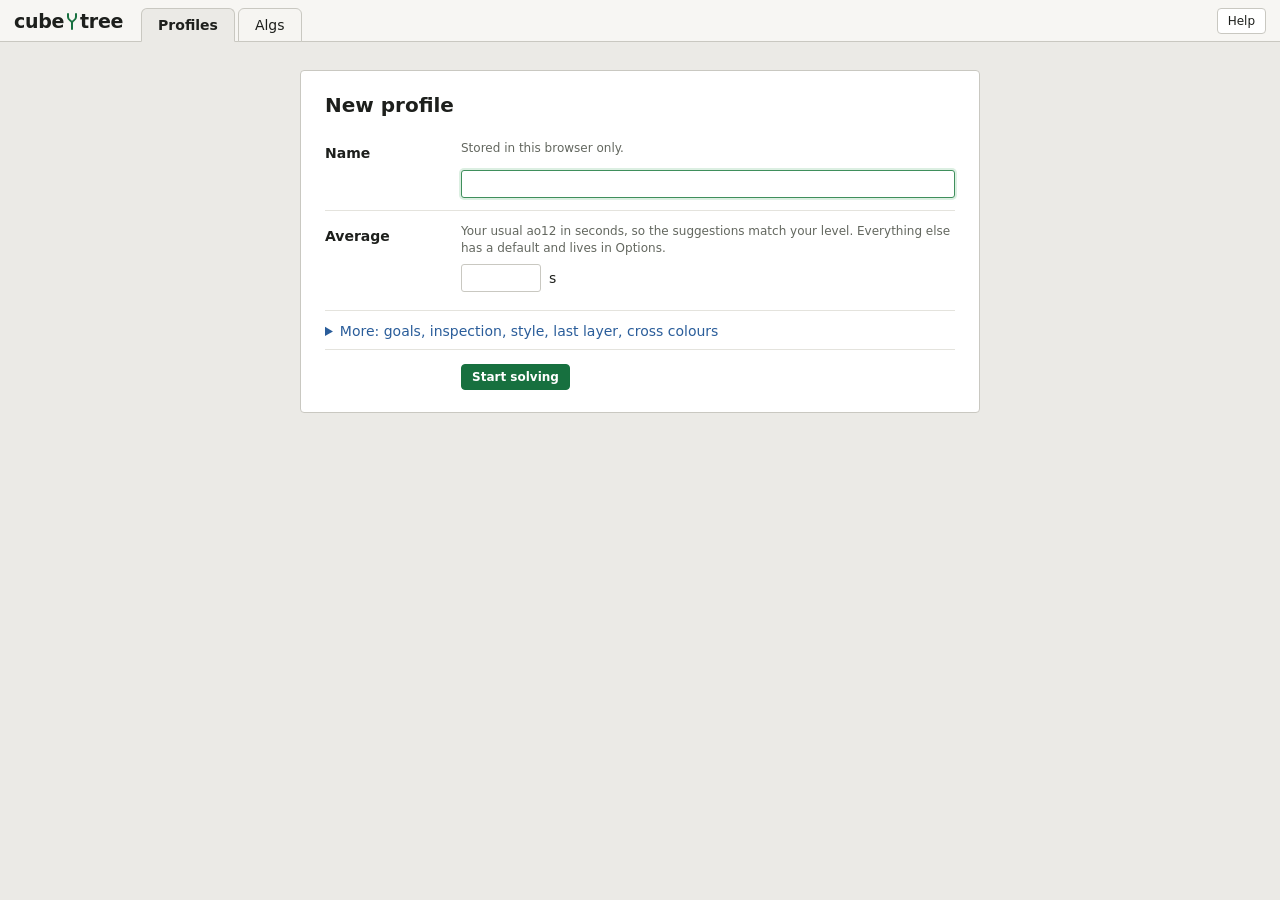
<file: cube_tree_website/index.html>
<!DOCTYPE html>
<html lang="en">

<head>
    <meta charset="UTF-8">
    <meta name="viewport" content="width=device-width, initial-scale=1.0">
    <title>cubetree</title>
    <link rel="stylesheet" href="styles.css?v=57">
    <script src="js/profile.js?v=57"></script>
</head>

<body>
    <header class="header">
        <span class="logo">cube<svg class="fork" viewBox="0 0 12 17" aria-hidden="true"><path d="M6 16V10M6 10C6 7 2 8 2 4V1M6 10C6 7 10 8 10 4V1" fill="none" stroke="currentColor" stroke-width="2" stroke-linecap="round"/></svg>tree</span>
        <nav class="tabs" aria-label="pages">
            <a class="tab" href="index.html?profiles" aria-current="page">Profiles</a>
            <a class="tab" href="algs.html">Algs</a>
        </nav>
        <div class="userbar">
            <button type="button" class="btn" id="info-btn">Help</button>
        </div>
    </header>

    <main class="onboard-wrap">
        <section class="popup onboard" id="onboard" aria-live="polite">
            <div class="popup-head"><h2 id="onboard-title">New profile</h2></div>
            <div class="screen" id="screen"></div>
            <div class="nav" id="onboard-nav" hidden>
                <button type="button" class="btn" id="onboard-back">&lsaquo; Profiles</button>
                <button type="button" class="btn primary" id="onboard-next">Next &rsaquo;</button>
            </div>
        </section>
    </main>

    <script src="js/captions.js?v=57"></script>
    <script src="js/skill-levels.js?v=57"></script>
    <script src="js/facelet-cube.js?v=57"></script>
    <script src="js/random-state-scramble.js?v=57"></script>
    <script src="js/pro-steps.js?v=57"></script>
    <script src="js/script.js?v=57"></script>
    <script src="js/onboarding.js?v=57"></script>
</body>

</html>
</file>
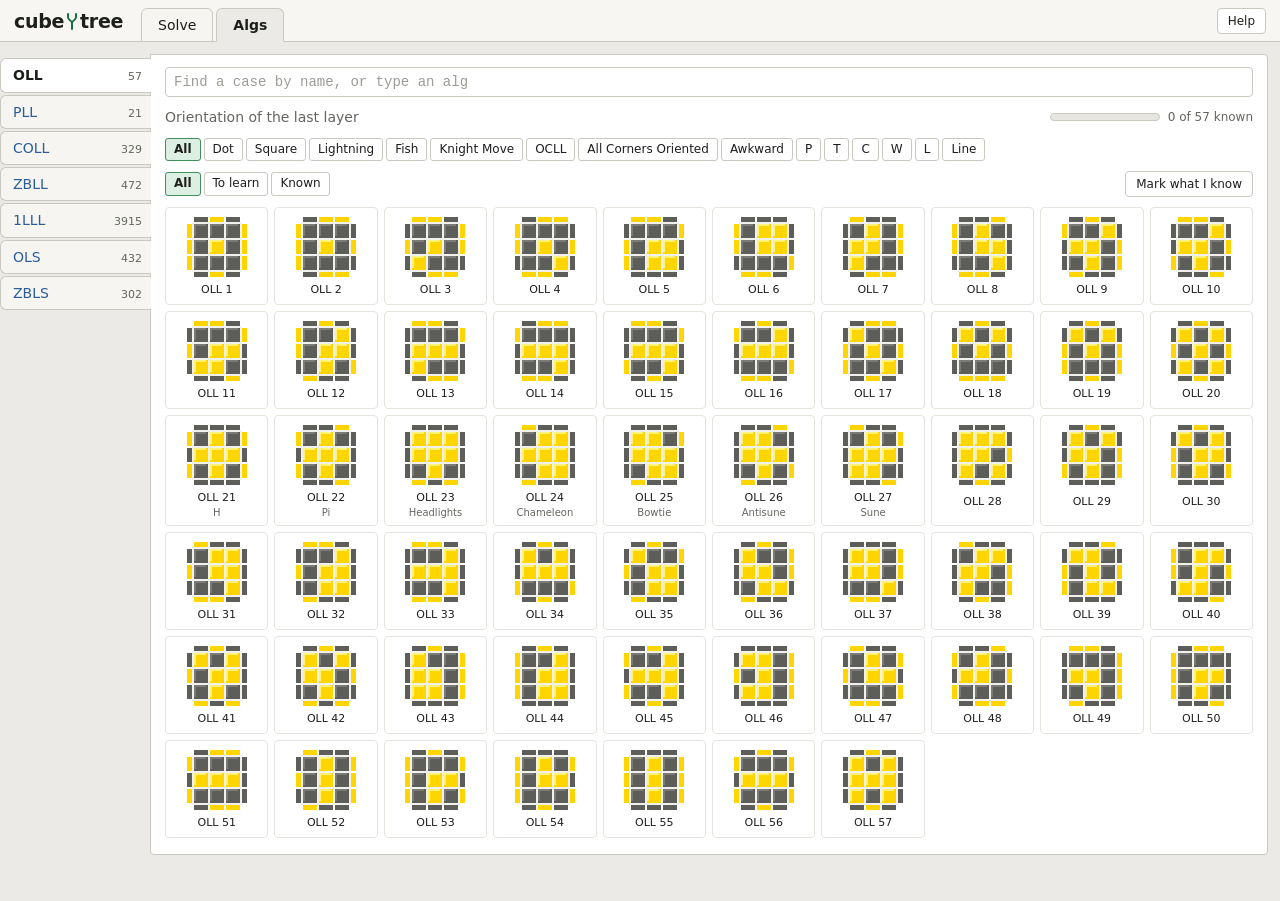
<file: cube_tree_website/algs.html>
<!DOCTYPE html>
<html lang="en">

<head>
    <meta charset="UTF-8">
    <meta name="viewport" content="width=device-width, initial-scale=1.0">
    <title>cubetree · Algs</title>
    <link rel="stylesheet" href="styles.css?v=57">
    <script src="js/profile.js?v=57"></script>
</head>

<body>
    <header class="header">
        <a class="logo" href="solver.html">cube<svg class="fork" viewBox="0 0 12 17" aria-hidden="true"><path d="M6 16V10M6 10C6 7 2 8 2 4V1M6 10C6 7 10 8 10 4V1" fill="none" stroke="currentColor" stroke-width="2" stroke-linecap="round"/></svg>tree</a>
        <nav class="tabs" aria-label="pages">
            <a class="tab" href="solver.html">Solve</a>
            <a class="tab" href="algs.html" aria-current="page">Algs</a>
        </nav>
        <div class="userbar">
            <button type="button" class="btn" id="info-btn">Help</button>
            <a class="profile-chip" id="profile-chip" href="index.html?profiles" title="Switch profile">
                <span class="initial" aria-hidden="true"></span><span id="profile-name"></span>
            </a>
        </div>
    </header>

    <main class="algs-main">
        <nav class="set-menu" aria-label="alg sets">
            <ul class="set-list" id="set-tabs" role="tablist" aria-label="alg set"></ul>
        </nav>

        <section class="set-window" aria-labelledby="set-name">
            <div class="set-head">
                <h2 id="set-name" class="sr-only">OLL</h2>
                <div class="algs-search" id="algs-search">
                <div class="search-shadow" id="search-shadow" aria-hidden="true"></div>
                <input type="text" id="alg-search" spellcheck="false" autocomplete="off" autocapitalize="off" autocorrect="off"
                    aria-label="search cases by name, or type moves" aria-describedby="search-note" aria-autocomplete="inline">
                </div>
            </div>
            <div class="search-note" id="search-note" role="status" aria-live="polite"></div>
            <div class="set-bar" id="set-bar">
                <p class="set-title" id="set-title"></p>
                <div class="progress" id="progress" aria-live="polite"></div>
            </div>
            <div class="slot-bar" id="group-chips" role="group" aria-label="subsets"></div>
            <div class="slot-bar sub" id="group-chips-2" role="group" aria-label="pair placement" hidden></div>
            <p class="subset-note" id="subset-note"></p>
            <div class="grid-tools" id="grid-tools">
                <div class="seg" role="group" aria-label="show">
                    <button type="button" class="chip" data-show="all" aria-pressed="true">All</button>
                    <button type="button" class="chip" data-show="learn" aria-pressed="false">To learn</button>
                    <button type="button" class="chip" data-show="known" aria-pressed="false">Known</button>
                </div>
                <button type="button" class="btn learn-btn" id="learn-mode" aria-pressed="false">Mark what I know</button>
            </div>
            <p class="learn-hint" id="learn-hint" hidden></p>
            <section class="case-grid" id="case-grid" aria-label="cases"></section>
            <section class="match-list" id="match-list" aria-label="matching algs" hidden></section>
        </section>
    </main>

    <div class="case-card" id="case-card" role="tooltip" hidden></div>

    <dialog class="popup case-dialog" id="case-dialog" aria-labelledby="case-title">
        <div class="popup-head"><h2 id="case-title"></h2><button type="button" class="close-x" id="case-close" aria-label="close">&times;</button></div>
        <div class="case-body">
            <div class="case-view">
                <div class="cube-stage case-stage" id="case-stage">
                    <canvas id="case-cube" role="img" aria-label="the case on the cube"></canvas>
                </div>
                <div class="playback">
                    <button type="button" class="btn" id="case-reset" aria-label="back to the case" title="Back to the case">&laquo;</button>
                    <button type="button" class="btn" id="case-back" aria-label="one move back" title="Back one move">&lsaquo; Back</button>
                    <button type="button" class="btn play" id="case-play" aria-label="play" title="Play">Play</button>
                    <button type="button" class="btn" id="case-fwd" aria-label="one move forward" title="Forward one move">Next &rsaquo;</button>
                </div>
                <button type="button" class="btn known-btn" id="case-known" aria-pressed="false">I know this case</button>
            </div>
            <div class="case-algs">
                <p class="case-sub" id="case-sub"></p>
                <div class="alg-list-head" aria-hidden="true"><span>#</span><span>Alg</span><span>STM</span></div>
                <ol class="alg-list" id="alg-list"></ol>
            </div>
        </div>
    </dialog>

    <script src="js/captions.js?v=57"></script>
    <script src="js/pro-steps.js?v=57"></script>
    <script src="js/script.js?v=57"></script>
    <script src="js/facelet-cube.js?v=57"></script>
    <script src="js/pixel-cube.js?v=57"></script>
    <script src="js/alg-sets.js?v=57"></script>
    <script src="js/last-layer.js?v=57"></script>
    <script src="js/case-diagram.js?v=57"></script>
    <script src="js/algs-ui.js?v=57"></script>
</body>

</html>
</file>
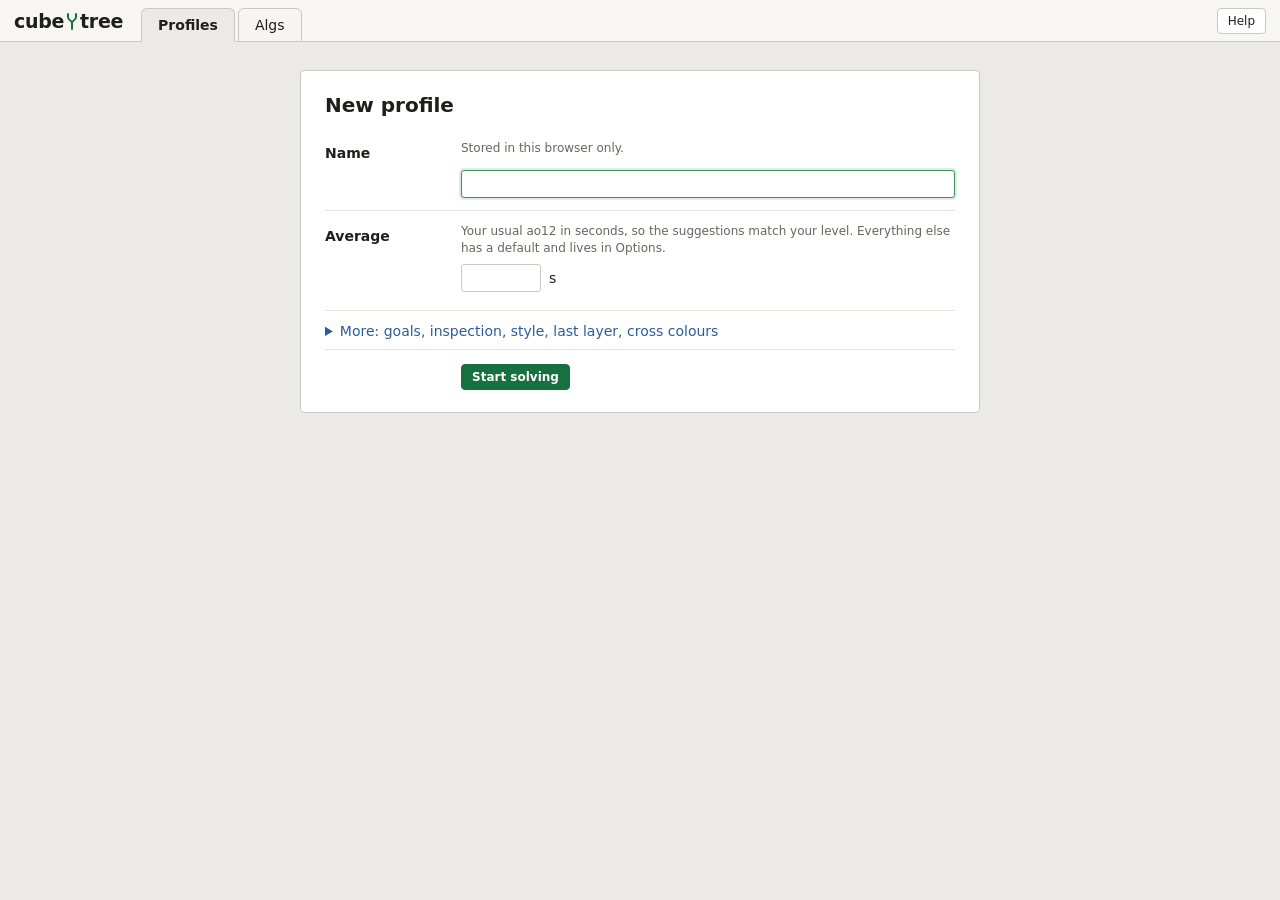
<file: cube_tree_website/solver.html>
<!DOCTYPE html>
<html lang="en">

<head>
    <meta charset="UTF-8">
    <meta name="viewport" content="width=device-width, initial-scale=1.0">
    <title>cubetree</title>
    <link rel="stylesheet" href="styles.css?v=57">
    <script src="js/profile.js?v=57"></script>
    <script>
        (function () {
            var p = cubeProfiles && cubeProfiles.active();
            if (!p || !p.onboarded) location.replace('index.html');
        })();
    </script>
</head>

<body>
    <header class="header">
        <a class="logo" href="solver.html">cube<svg class="fork" viewBox="0 0 12 17" aria-hidden="true"><path d="M6 16V10M6 10C6 7 2 8 2 4V1M6 10C6 7 10 8 10 4V1" fill="none" stroke="currentColor" stroke-width="2" stroke-linecap="round"/></svg>tree</a>
        <nav class="tabs" aria-label="pages">
            <a class="tab" href="solver.html" aria-current="page">Solve</a>
            <a class="tab" href="algs.html">Algs</a>
        </nav>
        <div class="userbar">
            <button type="button" class="btn" id="info-btn">Help</button>
            <a class="profile-chip" id="profile-chip" href="index.html?profiles" title="Switch profile">
                <span class="initial" aria-hidden="true"></span><span id="profile-name"></span>
            </a>
            <button type="button" class="btn" id="settings-btn">Options</button>
        </div>
    </header>

    <main class="solve-page">
        <section class="scramble-panel" aria-label="scramble">
            <div class="panel-head">
                <h2>Scramble <span class="count" id="scramble-pos">1/1</span></h2>
                <span class="scramble-status" id="scramble-status"></span>
                <div class="scramble-nav">
                    <input type="hidden" id="current-scramble-num" value="1">
                    <button type="button" class="btn tiny" id="scramble-prev" aria-label="previous scramble" title="Previous scramble">&lsaquo;</button>
                    <button type="button" class="btn tiny" id="scramble-next" aria-label="next scramble" title="Next scramble">&rsaquo;</button>
                    <button type="button" class="btn tiny" id="new-scramble-btn" title="New random scramble">New</button>
                    <button type="button" class="btn tiny" id="scramble-edit-btn" aria-expanded="false" aria-controls="scramble-edit">Edit list</button>
                </div>
            </div>
            <div id="scramble-display" class="scramble-text">loading…</div>
            <div class="scramble-edit" id="scramble-edit" hidden>
                <textarea class="textarea" id="scramble-input" rows="4" placeholder="One scramble per line" aria-label="scrambles, one per line"></textarea>
                <div class="row">
                    <button type="button" class="btn" id="generate-scrambles">Generate</button>
                    <input class="input" type="number" id="scramble-count" value="1" min="1" max="50" style="width:64px" aria-label="number of scrambles to generate">
                    <span class="hint">random-state</span>
                    <button type="button" class="btn primary" id="apply-scrambles">Use these</button>
                </div>
            </div>
        </section>

        <section class="cube-box cube-panel" aria-label="cube">
            <div class="cube-stage" id="cube-stage">
                <canvas id="cube-canvas" aria-label="the cube at the playback position" role="img"></canvas>
                <span class="stage-step" id="cube-step"></span>
                <div class="zoom" role="group" aria-label="zoom">
                    <button type="button" class="btn tiny" id="zoom-in" aria-label="zoom in" title="Zoom in">+</button>
                    <button type="button" class="btn tiny" id="zoom-out" aria-label="zoom out" title="Zoom out">&minus;</button>
                </div>
                <span class="stage-note" id="stage-note"></span>
            </div>
            <div class="stages">
                <div class="gauge" id="gauge" role="img" aria-label="stages solved at this point">
                    <i data-stage="cross" title="Cross"></i><i data-stage="p1" title="First pair"></i><i data-stage="p2" title="Second pair"></i><i data-stage="p3" title="Third pair"></i><i data-stage="p4" title="Last pair"></i><i data-stage="oll" title="Last layer oriented"></i><i data-stage="pll" title="Solved"></i>
                </div>
                <div class="gauge-labels" aria-hidden="true"><span>Cross</span><span>1</span><span>2</span><span>3</span><span>4</span><span>OLL</span><span>PLL</span></div>
            </div>
            <div class="playback">
                <input type="range" class="scrub" id="scrub" min="0" max="0" value="0" step="1" aria-label="playback position">
                <button type="button" class="btn" id="pb-start" aria-label="to the start" title="Start (scrambled)">&laquo;</button>
                <button type="button" class="btn" id="pb-back" aria-label="one move back" title="Back one move">&lsaquo;</button>
                <button type="button" class="btn play" id="pb-play" aria-label="play" title="Play">Play</button>
                <button type="button" class="btn" id="pb-fwd" aria-label="one move forward" title="Forward one move">&rsaquo;</button>
                <button type="button" class="btn" id="pb-end" aria-label="to the end" title="End">&raquo;</button>
            </div>
        </section>

        <div class="work">

            <section class="suggestions" id="suggestions" aria-label="suggestions" aria-live="polite">
                <div class="panel-head">
                    <h2 id="suggest-title"></h2>
                    <p class="suggest-note" id="suggest-note"></p>
                    <div class="suggest-actions" id="suggest-actions"></div>
                </div>
                <div class="picks" id="picks"></div>
            </section>

            <section class="solution-panel" aria-label="solution">
                <div class="panel-head">
                    <h2>Solution</h2>
                    <span class="move-count" id="move-count" title="slice turn metric / execution turn metric (inspection not counted)"></span>
                </div>
                <div class="editor" id="editor">
                    <div class="editor-gutter" id="editor-gutter" aria-hidden="true"></div>
                    <div class="editor-sizer" id="editor-sizer" aria-hidden="true"></div>
                    <div class="editor-shadow" id="editor-shadow" aria-hidden="true"></div>
                    <textarea id="solution-input" spellcheck="false" autocomplete="off" autocapitalize="off" autocorrect="off"
                        aria-label="solution: one step per line" aria-describedby="search-status" aria-autocomplete="inline"></textarea>
                </div>
                <div class="status-line" id="search-status" role="status" aria-live="polite"></div>
                <div class="editor-foot">
                    <p class="key-legend" id="key-legend" aria-hidden="true"></p>
                    <div class="editor-actions">
                        <button type="button" class="btn" id="undo-btn" disabled>Undo</button>
                        <button type="button" class="btn" id="copy-btn" title="Copy this scramble and its solution" disabled>Copy</button>
                        <button type="button" class="btn" id="copy-all-btn" title="Copy every scramble with its solution" disabled>Copy all</button>
                        <button type="button" class="btn" id="critique-btn">Critique</button>
                    </div>
                </div>
            </section>
        </div>
    </main>

    <dialog class="popup drawer" id="settings" aria-label="options">
        <div class="popup-head"><h2>Options</h2><button type="button" class="close-x" id="settings-close" aria-label="close">&times;</button></div>
        <div class="popup-tabs" role="tablist" aria-label="options">
            <button type="button" role="tab" data-tab="display" aria-selected="true">Display</button>
            <button type="button" role="tab" data-tab="steps" aria-selected="false">Steps</button>
            <button type="button" role="tab" data-tab="ll" aria-selected="false">Last layer</button>
            <button type="button" role="tab" data-tab="search" aria-selected="false">Search</button>
        </div>
        <div class="drawer-body">
            <div class="tab-page" data-page="display">
                <label class="field"><span class="name">Theme</span>
                    <select class="select" data-seg id="theme-select" aria-label="theme">
                        <option value="light">Light</option>
                        <option value="dark">Dark</option>
                    </select>
                </label>
                <label class="field"><span class="name">Cube</span>
                    <select class="select" data-seg id="pixel-res" aria-label="cube rendering">
                        <option value="smooth">Smooth</option>
                        <option value="fine" data-short="Pixel">Pixel art</option>
                        <option value="chunky" data-short="Big pixels">Pixel art, big pixels</option>
                    </select>
                </label>
                <label class="field"><span class="name">Animation</span>
                    <select class="select" data-seg id="anim-speed" aria-label="animation speed">
                        <option value="0.5">Slow</option>
                        <option value="1">Normal</option>
                        <option value="2">Fast</option>
                        <option value="0" data-short="Off">Off (jump straight there)</option>
                    </select>
                </label>
                <label class="check opt"><input type="checkbox" id="back-faces"><span class="name">Show hidden faces</span><span class="desc">Back, left and bottom stickers drawn beside the cube.</span></label>
            </div>

            <div class="tab-page" data-page="steps" hidden>
                <label class="check opt" title="later steps that solve two or more pairs at once"><input type="checkbox" id="multislot"><span class="name">Multislot</span><span class="desc">Steps that solve two or more pairs at once.</span></label>
                <label class="check opt"><input type="checkbox" id="wide-moves"><span class="name">Wide moves</span><span class="desc">Allow r, l, u, d, f and b.</span></label>
                <label class="check opt"><input type="checkbox" id="hide-unorthodox"><span class="name">No R2/L2 detours</span><span class="desc">Skip pair solutions that take R or L a half turn from where they started, like R U R U' R' or R' U R'.</span></label>
                <label class="check opt" id="simple-pseudo-wrap" hidden><input type="checkbox" id="simple-pseudo"><span class="name">Simple pseudo only</span><span class="desc">Once a pair's in the wrong slot, only suggest steps that fix it.</span></label>
                <label class="check opt"><input type="checkbox" id="pair-planning"><span class="name">Plan ahead for EO and back slots</span><span class="desc">Prefer steps that keep edges oriented and get the back slots done early. Off, each step is judged on its own.</span></label>
                <label class="field"><span class="name">Look-ahead</span>
                    <span class="desc">Rank each step together with the best step(s) after it.</span>
                    <select class="select" data-seg id="lookahead-depth" aria-label="look-ahead">
                        <option value="1" selected>Off</option>
                        <option value="2" data-short="1 step">The next step</option>
                        <option value="3" data-short="2 steps">The next two steps (slow)</option>
                    </select>
                </label>
            </div>

            <div class="tab-page" data-page="ll" hidden>
                <label class="field"><span class="name">Method</span>
                    <select class="select" data-seg id="ll-method" aria-label="last layer method">
                        <option value="oll" data-short="OLL + PLL">OLL, then PLL</option>
                        <option value="coll" data-short="COLL">COLL (OLL with the corners), then EPLL</option>
                        <option value="zbll" data-short="ZBLL">ZBLL when the edges are oriented, else OLL + PLL</option>
                        <option value="1lll" data-short="1LLL">1LLL: the whole layer in one alg</option>
                    </select>
                </label>
                <label class="check opt"><input type="checkbox" id="hide-awkward-algs"><span class="name">Hide awkward algs</span><span class="desc">B, S, E or wide u/d/f/b moves, double rotations, or slow for the length. Kept if it's the one most people use.</span></label>
                <h3 class="sub-head">Last slot</h3>
                <p class="hint" data-caption="settings.ls.intro"></p>
                <label class="check opt"><input type="checkbox" id="ls-zbls"><span class="name">ZBLS</span><span class="desc">Any last pair, edges oriented for ZBLL.</span></label>
                <label class="check opt"><input type="checkbox" id="ls-wv"><span class="name">WV <span class="acr">winter variation</span></span><span class="desc">Connected pair, <span class="moves">R U' R'</span> insert, EO done: orients the corners.</span></label>
                <label class="check opt"><input type="checkbox" id="ls-sv"><span class="name">SV <span class="acr">summer variation</span></span><span class="desc">Split pair, <span class="moves">R U R'</span> insert, EO done: orients the corners.</span></label>
                <label class="check opt"><input type="checkbox" id="ls-vls"><span class="name">VLS</span><span class="desc">WV with any EO: orients edges and corners.</span></label>
                <label class="check opt"><input type="checkbox" id="ls-hls"><span class="name">HLS</span><span class="desc">SV with any EO: orients edges and corners.</span></label>
                <label class="check opt"><input type="checkbox" id="ls-ols"><span class="name">Full OLS</span><span class="desc">Any pair, any EO: orients the whole layer. 8,054 cases.</span></label>
                <p class="hint" data-caption="settings.ls.rule"></p>
            </div>

            <div class="tab-page" data-page="search" id="search-group" hidden>
                <div class="field"><span class="name">Cross colours</span>
                    <div class="row" id="colors-group" role="group" aria-label="cross colours">
                        <label class="check"><input type="checkbox" value="white"> White</label>
                        <label class="check"><input type="checkbox" value="yellow"> Yellow</label>
                        <label class="check"><input type="checkbox" value="green"> Green</label>
                        <label class="check"><input type="checkbox" value="blue"> Blue</label>
                        <label class="check"><input type="checkbox" value="red"> Red</label>
                        <label class="check"><input type="checkbox" value="orange"> Orange</label>
                    </div>
                </div>
                <div class="field"><span class="name">First step can also be</span>
                    <div class="row" id="advanced-group" role="group" aria-label="first steps">
                        <label class="check"><input type="checkbox" value="xcross"> XCross</label>
                        <label class="check"><input type="checkbox" value="xxcross"> XXCross</label>
                        <label class="check"><input type="checkbox" value="xxxcross"> XXXCross</label>
                        <label class="check" title="pairs solved into the wrong slot, fixed later"><input type="checkbox" value="full_pseudo"> Pseudo F2L</label>
                    </div>
                </div>
                <details>
                    <summary>Search limits per step type</summary>
                    <p class="hint">Leave a box empty to keep the built-in limit, which depends on how many pairs are already solved.</p>
                    <table class="limits-table">
                        <thead><tr><th>Step</th><th>Solutions</th><th>Moves</th><th>Pseudo solutions</th><th>Pseudo moves</th></tr></thead>
                        <tbody id="limits-body"></tbody>
                    </table>
                </details>
                <div class="row">
                    <button type="button" class="btn primary" id="apply-search">Apply and search again</button>
                </div>
            </div>
        </div>
    </dialog>

    <script src="js/captions.js?v=57"></script>
    <script src="js/segmented.js?v=57"></script>
    <script src="js/skill-levels.js?v=57"></script>
    <script src="js/pro-steps.js?v=57"></script>
    <script src="js/script.js?v=57"></script>
    <script src="js/facelet-cube.js?v=57"></script>
    <script src="js/random-state-scramble.js?v=57"></script>
    <script src="js/facelet-flags.js?v=57"></script>
    <script src="js/cross-optimization.js?v=57"></script>
    <script src="js/spelling-search.js?v=57"></script>
    <script src="crossSolver/solver-helper.js?v=57"></script>
    <script src="pseudoCrossSolver/solver-helper.js?v=57"></script>
    <script src="js/search-scheduler.js?v=57"></script>
    <script src="js/solver-bridge.js?v=57"></script>
    <script src="js/alg-sets.js?v=57"></script>
    <script src="js/last-layer.js?v=57"></script>
    <script src="js/pixel-cube.js?v=57"></script>
    <script src="js/solve-editor.js?v=57"></script>
    <script src="js/suggest.js?v=57"></script>
    <script src="js/critique.js?v=57"></script>
    <script src="js/solver-ui.js?v=57"></script>
</body>

</html>
</file>
<file: cube_tree_website/styles.css>
/* cube⑂tree */

:root,
:root[data-theme="light"] {
    --bg: #ebeae6;
    --header: #f7f6f3;
    --panel: #ffffff;
    --panel-2: #f6f5f2;
    --ink: #1d1f1c;
    --dim: #63675f;
    --faint: #9a9d95;
    --line: #c9c8c1;
    --line-2: #e4e3dd;
    --head: #1d1f1c;
    --link: #2a5d9a;
    --accent: #17703f;
    --accent-ink: #ffffff;
    --on: #dcefe2;
    --on-line: #3f8f5c;
    --hover: #f0f5f1;
    --field: #f1f0ec;
    --cube-line: #1d2126;
    --shadow: #dddbd4;
    --bar: #e6e5e0;
    --stage-done: #3cb44b;
    --stage-solved: #17703f;
    --warn: #a36500;
    --bad: #c0392b;
    --comment: #2f8a46;
    color-scheme: light;
}
:root[data-theme="dark"] {
    --bg: #141614;
    --header: #1a1d1a;
    --panel: #1f221f;
    --panel-2: #191c19;
    --ink: #e3e6e1;
    --dim: #9ca49b;
    --faint: #6c746b;
    --line: #3b4139;
    --line-2: #2b302a;
    --head: #e3e6e1;
    --link: #9cc0ea;
    --accent: #2e8a52;
    --accent-ink: #ffffff;
    --on: #23402c;
    --on-line: #4f9a69;
    --hover: #252c25;
    --field: #171a17;
    --cube-line: #0c0d0f;
    --shadow: #121412;
    --bar: #2b302a;
    --stage-done: #3fbf52;
    --stage-solved: #7fd39a;
    --warn: #e0a640;
    --bad: #ef7a6d;
    --comment: #6cc483;
    color-scheme: dark;
}

:root {
    --sans: system-ui, -apple-system, "Segoe UI", Roboto, "Helvetica Neue", Arial, sans-serif;
    --notation: ui-monospace, "SF Mono", Menlo, Consolas, "Liberation Mono", monospace;
    --gutter: 30px;
    --m-beyond: #168226;
    --m-best: #2a8f3d;
    --m-slower: #b26b00;
}

* { box-sizing: border-box; margin: 0; padding: 0; }
html { -webkit-text-size-adjust: 100%; }
[hidden] { display: none !important; }

body {
    background: var(--bg);
    color: var(--ink);
    font: 14px/1.45 var(--sans);
    min-height: 100vh;
}
textarea, input, select, button { font: inherit; color: inherit; }
:focus-visible { outline: 2px solid var(--link); outline-offset: 1px; }
a { color: var(--link); }
h1, h2, h3, h4 { font-size: inherit; }

/* buttons */
.btn, .seg-strip button {
    display: inline-flex;
    align-items: center;
    justify-content: center;
    gap: 5px;
    min-height: 26px;
    padding: 3px 10px;
    border: 1px solid var(--line);
    border-radius: 4px;
    background: var(--panel);
    color: var(--ink);
    font-size: 12px;
    line-height: 1.2;
    text-decoration: none;
    white-space: nowrap;
    cursor: pointer;
}
.btn:hover:not(:disabled), .seg-strip button:hover { border-color: var(--on-line); background: var(--hover); }
.btn:active:not(:disabled), .btn[aria-pressed="true"], .seg-strip button[aria-checked="true"] {
    border-color: var(--on-line);
    background: var(--on);
    box-shadow: inset 0 1px 2px rgba(0, 0, 0, 0.18);
}
.btn:disabled { color: var(--faint); cursor: default; background: var(--panel-2); border-color: var(--line-2); }
.btn.primary { font-weight: 600; border-color: var(--accent); background: var(--accent); color: var(--accent-ink); }
.btn.primary:hover:not(:disabled) { border-color: var(--accent); background: var(--accent); filter: brightness(1.08); }
.btn.tiny { min-height: 22px; padding: 1px 7px; font-size: 12px; }
.btn.quiet, .btn.quiet:hover:not(:disabled), .btn.quiet:disabled { border-color: transparent; background: none; box-shadow: none; color: var(--link); padding: 2px 6px; min-height: 22px; }
.btn.quiet:hover:not(:disabled) { text-decoration: underline; }
a.btn { color: var(--ink); }
.link, .link-btn {
    background: none; border: none; padding: 0; cursor: pointer;
    color: var(--link); text-decoration: underline; text-underline-offset: 2px;
    justify-self: start; text-align: left;
}

.check { display: inline-flex; align-items: center; gap: 6px; cursor: pointer; }
.check input { accent-color: var(--stage-solved); width: 14px; height: 14px; margin: 0; flex: 0 0 auto; }
.input, .select, .textarea {
    background: var(--panel);
    border: 1px solid var(--line);
    border-radius: 3px;
    padding: 3px 6px;
    min-height: 26px;
}
.input:focus, .select:focus, .textarea:focus { outline: none; border-color: var(--on-line); box-shadow: 0 0 0 2px var(--on); }
.row { display: flex; flex-wrap: wrap; gap: 6px 14px; align-items: center; }
.hint { font-size: 12px; color: var(--dim); }
.sr-only { position: absolute; width: 1px; height: 1px; overflow: hidden; clip-path: inset(50%); white-space: nowrap; }

/* header */
.header {
    display: flex;
    align-items: flex-end;
    gap: 6px 18px;
    flex-wrap: wrap;
    padding: 8px 14px 0;
    background: var(--header);
    border-bottom: 1px solid var(--line);
    position: sticky;
    top: 0;
    z-index: 20;
}
.logo {
    align-self: center;
    margin-bottom: 7px;
    display: inline-flex; align-items: center; gap: 1px;
    font: 700 19px/1 var(--sans);
    color: var(--ink);
    text-decoration: none;
    letter-spacing: -0.3px;
}
.logo .fork { width: 12px; height: 17px; margin: 0 1px; color: var(--accent); }
.tabs { display: flex; gap: 3px; margin-bottom: -1px; }
.tab {
    padding: 6px 16px;
    border: 1px solid var(--line);
    border-radius: 6px 6px 0 0;
    background: var(--panel-2);
    color: var(--ink);
    text-decoration: none;
}
.tab:hover { background: var(--hover); }
.tab[aria-current="page"] { background: var(--bg); border-bottom-color: var(--bg); font-weight: bold; }
.userbar { margin-left: auto; align-self: center; margin-bottom: 7px; display: flex; align-items: center; gap: 12px; }
.profile-chip { display: inline-flex; align-items: center; gap: 6px; color: var(--ink); text-decoration: none; font-weight: bold; }
.profile-chip:hover span { text-decoration: underline; }
.initial { display: inline-grid; place-items: center; width: 22px; height: 22px; border-radius: 3px; background: var(--accent); color: var(--accent-ink); font-weight: bold; font-size: 12px; flex: 0 0 auto; }

/* panels */
.panel { background: var(--panel); border: 1px solid var(--line); border-radius: 4px; overflow: hidden; min-width: 0; }
.suggestions .panel-head, .solution-panel .panel-head { background: none; border: none; padding: 0 2px 4px; min-height: 0; }
.panel-head {
    display: flex; align-items: center; gap: 8px; flex-wrap: wrap;
    padding: 5px 10px; min-height: 31px;
    background: var(--panel-2);
    border-bottom: 1px solid var(--line-2);
}
.panel-head h2 { font-size: 13px; font-weight: bold; }
.panel-head .count { font-weight: normal; color: var(--dim); margin-left: 3px; }

/* solve page */
.solve-page {
    display: grid;
    grid-template-columns: minmax(300px, min(540px, calc(100vh - 260px))) minmax(0, 1fr);
    grid-template-areas: "scramble scramble" "cube work";
    align-items: start;
    gap: 14px 18px;
    max-width: 1320px;
    margin: 0 auto;
    padding: 12px 16px 24px;
}
.work { grid-area: work; display: flex; flex-direction: column; gap: 14px; min-width: 0; }

.cube-box {
    grid-area: cube; align-self: start;
    border: 1px solid var(--line); border-radius: 4px; overflow: hidden; background: var(--field);
}
.cube-stage {
    position: relative;
    aspect-ratio: 1;
    overflow: hidden;
    touch-action: none;
    cursor: grab;
}
.cube-stage:active { cursor: grabbing; }
.cube-stage canvas { width: 100%; height: 100%; display: block; image-rendering: pixelated; }
.stage-step {
    position: absolute; left: 8px; top: 8px; pointer-events: none;
    padding: 2px 8px; border: 1px solid var(--line); border-radius: 4px;
    background: color-mix(in srgb, var(--panel) 80%, transparent);
    font-size: 14px; color: var(--ink);
}
.stage-step:empty { display: none; }
.stage-step b { margin-right: 3px; }
.stage-step small { font-size: 11px; color: var(--dim); }
.stage-note { position: absolute; left: 10px; bottom: 8px; color: var(--dim); pointer-events: none; }
.zoom { position: absolute; right: 8px; top: 8px; display: flex; gap: 3px; }
.zoom .btn { min-width: 24px; font-size: 14px; font-weight: bold; }

.stages { padding: 6px 10px 4px; border-top: 1px solid var(--line); background: var(--panel); }
.gauge {
    display: grid; grid-template-columns: 1.4fr repeat(4, 1fr) repeat(2, 1fr); gap: 2px;
    height: 8px;
}
.gauge i { background: var(--bar); border-radius: 1px; }
.gauge i.on { background: var(--stage-done); }
.gauge.done i.on { background: var(--stage-solved); }
.gauge i[data-stage="cross"], .gauge i[data-stage="p4"] { margin-right: 3px; }
.gauge-labels { display: grid; grid-template-columns: 1.4fr repeat(4, 1fr) repeat(2, 1fr); gap: 2px; margin-top: 2px; font-size: 11px; color: var(--dim); text-align: center; }
.gauge-labels span:first-child, .gauge-labels span:nth-child(5) { margin-right: 3px; }

.playback {
    display: grid; grid-template-columns: auto auto 1fr auto auto; gap: 4px;
    padding: 6px; border-top: 1px solid var(--line-2); background: var(--panel-2);
}
.playback .btn.play { font-weight: bold; }
.scrub { grid-column: 1 / -1; width: 100%; accent-color: var(--stage-solved); height: 16px; cursor: pointer; }

/* scramble */
.scramble-panel {
    grid-area: scramble;
    display: grid; grid-template-columns: minmax(0, 1fr) auto; align-items: center; gap: 4px 16px;
    padding: 2px 0 10px; border-bottom: 1px solid var(--line);
}
.scramble-panel .panel-head { grid-column: 2; grid-row: 1; background: none; border: none; padding: 0; min-height: 0; }
.scramble-panel .panel-head h2 { font-weight: normal; color: var(--dim); font-size: 12px; }
.scramble-status { font-size: 11px; color: var(--dim); }
.scramble-status.searching { color: var(--link); }
.scramble-status.error { color: var(--bad); }
.scramble-nav { display: flex; gap: 3px; }
.scramble-text { font-family: var(--notation); grid-column: 1; grid-row: 1; font-size: 19px; line-height: 1.4; word-spacing: 4px; }
.scramble-edit { grid-column: 1 / -1; display: grid; gap: 6px; max-width: 640px; }
.scramble-edit .textarea { width: 100%; font-size: 13px; resize: vertical; }
.scramble-edit .btn.primary { margin-left: auto; }

/* suggestions */
.suggest-note { color: var(--dim); }
.suggest-note:empty { display: none; }
.suggestions.thinking .suggest-note::after { content: " …"; }
#suggest-title:empty { display: none; }
.picks { border-top: 1px solid var(--line); border-bottom: 1px solid var(--line); background: var(--panel); }
.picks:empty { display: none; }
.pick {
    display: grid;
    grid-template-columns: minmax(0, 1.5fr) 4.5em minmax(0, 1fr);
    align-items: baseline;
    gap: 0 12px;
    width: 100%;
    padding: 6px 12px;
    border: none;
    border-bottom: 1px solid var(--line-2);
    background: var(--panel);
    text-align: left;
    cursor: pointer;
    min-width: 0;
}
.picks > .pick:last-child, .picks > .pick-row:last-child { border-bottom: none; }
.pick:hover, .pick:focus-visible { background: var(--hover); outline: none; }
.pick:active { background: var(--on); }
.pick .alg { font-family: var(--notation); font-size: 15px; }
.pick .kind { font-size: 13px; color: var(--comment); white-space: nowrap; }
.pick .cnt { font-size: 11px; color: var(--dim); white-space: nowrap; }
.pick .why { font-size: 12px; color: var(--dim); }
.pick-row { display: flex; align-items: center; min-width: 0; border-bottom: 1px solid var(--line-2); }
.pick-row .pick { flex: 1; border-bottom: none; }
.pick-row .star { color: var(--faint); font-size: 15px; text-decoration: none; padding: 0 10px; }
.pick-row .star:hover, .pick-row .star:focus-visible { color: var(--warn); }
.suggest-actions { display: flex; gap: 8px; flex-wrap: wrap; align-items: center; margin-left: auto; }
.suggest-actions:empty { display: none; }
.suggest-actions .btn { min-height: 22px; padding: 1px 8px; font-size: 11px; }

/* critique */
.critique-list { list-style: none; max-height: 60vh; overflow: auto; }
.critique-list li { cursor: pointer; padding: 0 12px 7px; }
.critique-list li:hover { background: var(--hover); }
.critique-list .turn { margin: 0 -12px 4px; padding: 3px 12px; background: var(--panel-2); border-bottom: 1px solid var(--line-2); font-weight: bold; }
.critique-list li:not(:first-child) .turn { border-top: 1px solid var(--line-2); }
.critique-list .turn .mark { margin-left: 6px; font-weight: normal; }
.critique-list .alt { color: var(--dim); font-size: 12px; margin-top: 1px; }
.critique-list .alt b { color: var(--ink); }
.critique-list .total { cursor: default; padding-top: 7px; border-top: 1px solid var(--line); font-weight: bold; }
.critique-list .total:hover { background: none; }

/* solution */
.solution-panel { display: flex; flex-direction: column; }
.solution-panel .editor { font-family: var(--notation); border: 1px solid var(--line); border-bottom: none; border-radius: 4px 4px 0 0; }
.editor { position: relative; width: 100%; min-height: 200px; font-size: 16px; line-height: 26px; background: var(--panel); }
.editor textarea, .editor .editor-shadow {
    position: absolute; inset: 0; padding: 8px 12px 8px calc(10px + var(--gutter));
    white-space: pre-wrap; word-wrap: break-word; overflow-wrap: anywhere;
    font: inherit; line-height: inherit; tab-size: 4;
}
.editor textarea { background: transparent; border: none; resize: none; color: transparent; caret-color: var(--ink); z-index: 2; overflow: hidden; }
.editor textarea:focus { outline: none; }
.editor .editor-shadow { color: var(--ink); pointer-events: none; z-index: 1; overflow: hidden; }
.editor .editor-sizer { visibility: hidden; padding: 8px 12px 8px calc(10px + var(--gutter)); white-space: pre-wrap; overflow-wrap: anywhere; min-height: 200px; }
.editor .tok-comment { color: var(--comment); }
.editor .tok-pending { color: var(--dim); }
.editor .tok-bad { text-decoration: underline wavy var(--bad); }
.editor .ghost { color: var(--faint); }
.editor-gutter { position: absolute; inset: 0; pointer-events: none; }
.editor-gutter::before { content: ""; position: absolute; left: 0; top: 0; bottom: 0; width: var(--gutter); background: var(--panel-2); border-right: 1px solid var(--line-2); }
.editor-gutter .step-no { position: absolute; left: 0; width: var(--gutter); height: 26px; display: grid; place-items: center; font-size: 11px; color: var(--faint); z-index: 1; }
.editor-gutter .step-no.on { color: var(--ink); font-weight: bold; }
.editor-gutter .row-lit { position: absolute; left: var(--gutter); right: 0; background: var(--on); }
.editor-gutter .row-lit.tail { background: var(--hover); }
.editor-gutter .mark { position: absolute; height: 26px; display: grid; align-items: center; z-index: 3; margin-left: 4px; }
.mark { font-size: 11px; font-weight: bold; }
.mark[data-mark="beyond"], .mark[data-mark="best"] { color: var(--m-best); }
.mark[data-mark="beyond"] { color: var(--m-beyond); }
.mark[data-mark="slower"], .mark[data-mark="off"] { color: var(--m-slower); }
.ghost-key, .key-legend kbd {
    font: 10px var(--sans); color: var(--ink); background: var(--panel);
    border: 1px solid var(--line); border-bottom-width: 2px; border-radius: 3px; padding: 0 4px;
}
.ghost-key { margin-left: 6px; vertical-align: 2px; color: var(--dim); }
.key-legend kbd { margin-right: 2px; }
.move-count { margin-left: auto; font-size: 11px; color: var(--dim); }
.editor-foot { display: flex; flex-wrap: wrap; align-items: center; justify-content: space-between; gap: 6px 12px; padding: 6px 10px; border: 1px solid var(--line); border-radius: 0 0 4px 4px; background: var(--panel-2); }
.editor-actions { display: flex; gap: 4px; flex-wrap: wrap; }
.editor-actions #critique-btn { font-weight: bold; }
.key-legend { display: flex; flex-wrap: wrap; gap: 2px 14px; color: var(--dim); font-size: 12px; }
@media (hover: none) { .key-legend { display: none; } }
.status-line { padding: 5px 10px; color: var(--dim); font-size: 12px; border: 1px solid var(--line); border-bottom: none; background: var(--panel); }
.status-line:empty { display: none; }
.status-line[data-state="error"] { color: var(--bad); }

/* popups */
.popup {
    background: var(--panel);
    color: var(--ink);
    border: 1px solid var(--line);
    border-radius: 6px;
    box-shadow: 2px 2px 6px rgba(0, 0, 0, 0.25);
}
.popup-head {
    display: flex; align-items: center; justify-content: space-between; gap: 10px;
    padding: 6px 6px 6px 12px;
    background: var(--panel-2);
    border-bottom: 1px solid var(--line);
    border-radius: 6px 6px 0 0;
}
.popup-head h2 { font-size: 13px; font-weight: bold; }
.close-x { width: 22px; height: 22px; border: 1px solid transparent; border-radius: 4px; background: none; cursor: pointer; font-size: 16px; line-height: 1; color: var(--dim); }
.close-x:hover { border-color: var(--line); color: var(--ink); background: var(--panel); }
dialog::backdrop { background: rgba(20, 26, 32, 0.35); }

/* options */
.drawer {
    margin: 46px 12px auto auto;
    width: min(460px, calc(100vw - 24px));
    max-height: calc(100vh - 60px);
    padding: 0;
    overflow: hidden;
    display: none;
    flex-direction: column;
}
.drawer[open] { display: flex; }
.drawer .popup-head { border-bottom: none; }
.popup-tabs { display: flex; gap: 2px; padding: 2px 10px 0; background: var(--panel-2); border-bottom: 1px solid var(--line); }
.popup-tabs button {
    padding: 4px 11px; margin-bottom: -1px; cursor: pointer; font-size: 12px;
    border: 1px solid var(--line); border-radius: 5px 5px 0 0; background: var(--panel-2); color: var(--ink);
}
.popup-tabs button[aria-selected="true"] { background: var(--panel); border-bottom-color: var(--panel); font-weight: bold; }
.drawer-body { overflow: auto; padding: 12px 14px 16px; }
.tab-page { display: grid; gap: 11px; align-content: start; }
.sub-head { font-weight: bold; color: var(--head); margin-top: 6px; padding-top: 10px; border-top: 1px solid var(--line-2); }
.opt { display: grid; grid-template-columns: auto 1fr; gap: 0 7px; align-items: start; cursor: pointer; }
.opt input { margin-top: 2px; }
.opt .name { font-weight: bold; }
.opt .name .acr { font-weight: normal; color: var(--dim); font-size: 11px; margin-left: 4px; }
.opt .desc { grid-column: 2; font-size: 11px; color: var(--dim); }
.field { display: grid; gap: 3px; }
.field .name { font-weight: bold; }
.field .desc { font-size: 11px; color: var(--dim); }
.field .select, .field .input { justify-self: start; min-width: 200px; max-width: 100%; }
.moves { white-space: nowrap; }
.seg-strip { display: inline-flex; flex-wrap: wrap; justify-self: start; }
.seg-strip button { border-radius: 0; margin-left: -1px; }
.seg-strip button:first-child { margin-left: 0; border-radius: 4px 0 0 4px; }
.seg-strip button:last-child { border-radius: 0 4px 4px 0; }
.seg-strip button[aria-checked="true"] { position: relative; z-index: 1; font-weight: bold; }
.limits-table { width: 100%; border-collapse: collapse; font-size: 12px; margin-top: 4px; }
.limits-table th { font-size: 10px; text-align: left; color: var(--dim); font-weight: normal; padding: 2px; }
.limits-table td { padding: 2px; }
.limits-table input { width: 100%; min-height: 22px; padding: 1px 4px; }
details summary { cursor: pointer; color: var(--link); }

.info-dialog { width: min(560px, calc(100vw - 32px)); max-height: calc(100vh - 60px); margin: auto; padding: 0; overflow: hidden; }
.info-dialog .info-body { max-height: calc(100vh - 100px); overflow: auto; padding: 10px 16px 16px; line-height: 1.5; }
.info-dialog h3 { font-weight: bold; color: var(--head); margin: 12px 0 2px; }
.info-dialog h3:first-child { margin-top: 0; }

/* index.html */
.onboard-wrap { min-height: calc(100vh - 42px); background: var(--bg); padding: 28px 16px 40px; }
.onboard { width: min(680px, 100%); margin: 0 auto; padding: 20px 24px 22px; border: 1px solid var(--line); border-radius: 4px; box-shadow: none; }
.onboard .popup-head { background: none; border: none; padding: 0 0 8px; }
.onboard .popup-head h2 { font-size: 20px; font-weight: 700; }
.onboard .screen { padding: 0; }
.more-setup { padding: 10px 0 4px; border-top: 1px solid var(--line-2); }
.more-setup summary { padding-bottom: 4px; }
.onboard .sub { color: var(--dim); font-size: 12px; }
.q { display: grid; grid-template-columns: 120px minmax(0, 1fr); gap: 6px 16px; align-items: start; padding: 12px 0; border-top: 1px solid var(--line-2); }
.q:first-child { border-top: none; }
.q > h2 { grid-column: 1; grid-row: 1; font-weight: bold; color: var(--head); padding-top: 3px; }
.q > * { grid-column: 2; }
.onboard .nav { display: flex; align-items: center; gap: 10px; padding: 14px 0 0; border-top: 1px solid var(--line-2); }
.onboard #onboard-next { margin-left: 136px; }
.onboard #onboard-back:not([hidden]) ~ #onboard-next { margin-left: auto; }
.profile-list, .choice-list { display: grid; gap: 3px; }
.choice { display: flex; align-items: center; gap: 8px; padding: 2px 0; cursor: pointer; background: none; border: none; text-align: left; }
.choice .tag { margin-left: auto; font-size: 11px; color: var(--dim); }
.profile-list .choice { width: 100%; padding: 6px 9px; border: 1px solid var(--line-2); border-radius: 4px; background: var(--panel); }
.profile-list .choice:hover { background: var(--hover); border-color: var(--line); }
.profile-row { display: flex; align-items: center; gap: 4px; }
.profile-row .choice { flex: 1; }
.speed-row { display: flex; align-items: center; gap: 8px; flex-wrap: wrap; }
.speed-row .input { width: 80px; }
.level-readout { font-weight: bold; }
.level-note { color: var(--dim); font-size: 12px; }
.colour-row { display: flex; gap: 6px; flex-wrap: wrap; }
.colour-chip { width: 30px; height: 30px; border: 1px solid rgba(0, 0, 0, 0.35); border-radius: 4px; cursor: pointer; position: relative; }
.colour-chip[aria-pressed="true"] { box-shadow: 0 0 0 2px var(--panel), 0 0 0 4px var(--accent); }
.colour-chip[aria-pressed="true"]::after { content: "✓"; position: absolute; inset: 0; display: grid; place-items: center; font-weight: bold; font-size: 15px; color: #111; }
.code-box { width: 100%; min-height: 70px; font-size: 12px; word-break: break-all; }
#screen > .profile-list, #screen > .speed-row, #screen > .sub, #screen > .code-box, #screen > .btn { margin: 12px 0; }

/* algs.html */
.algs-main {
    display: grid; grid-template-columns: 150px minmax(0, 1fr); align-items: start;
    padding: 12px 12px 30px 0; min-height: calc(100vh - 41px); max-width: 1400px;
}
.set-menu { position: sticky; top: 54px; padding-top: 4px; }
.set-list { list-style: none; display: grid; gap: 2px; }
.set-item {
    width: calc(100% + 1px); display: grid; grid-template-columns: 1fr auto; align-items: baseline; gap: 6px;
    padding: 6px 9px 6px 12px; cursor: pointer; text-align: left;
    border: 1px solid var(--line); border-right: none; border-radius: 6px 0 0 6px;
    background: var(--panel-2); color: var(--link); font-size: 14px;
    position: relative; z-index: 1;
}
.set-item:hover { background: var(--hover); }
.set-item .set-count { font-size: 11px; color: var(--dim); }
.set-item[aria-selected="true"] { background: var(--panel); color: var(--ink); font-weight: bold; }
.set-item[aria-selected="true"] .set-count { font-weight: normal; }

.set-window { display: grid; gap: 10px; min-width: 0; background: var(--panel); border: 1px solid var(--line); border-radius: 0 4px 4px 4px; padding: 12px 14px 16px; }
.set-head { display: flex; align-items: center; gap: 10px 16px; flex-wrap: wrap; }
.set-head h2 { font-size: 18px; }
.algs-search { font-family: var(--notation); position: relative; flex: 1; min-width: 240px; font-size: 14px; line-height: 20px; height: 30px; background: var(--panel); border: 1px solid var(--line); border-radius: 4px; }
.algs-search:focus-within { border-color: var(--on-line); box-shadow: 0 0 0 2px var(--on); }
.algs-search input, .algs-search .search-shadow {
    position: absolute; inset: 0; padding: 4px 8px; border: none; background: transparent;
    font: inherit; line-height: inherit; white-space: pre; overflow: hidden;
}
.algs-search input { color: transparent; caret-color: var(--ink); z-index: 2; width: 100%; }
.algs-search input:focus { outline: none; }
.algs-search .search-shadow { color: var(--ink); pointer-events: none; z-index: 1; }
.algs-search .ghost { color: var(--faint); }
.search-note { color: var(--dim); }
.search-note:empty { display: none; }
.set-bar { display: flex; flex-wrap: wrap; align-items: center; justify-content: space-between; gap: 4px 14px; }
.set-title { color: var(--dim); }
.set-title:empty { display: none; }
.progress { display: inline-flex; align-items: center; gap: 8px; color: var(--dim); font-size: 12px; }
.slots { display: inline-flex; width: 110px; height: 8px; border: 1px solid var(--line); border-radius: 4px; overflow: hidden; background: var(--bar); }
.slots i { flex: 1; }
.slots i.on { background: var(--stage-done); }

.slot-bar { display: flex; flex-wrap: wrap; gap: 3px; }
.slot-bar:empty { display: none; }
.slot-chip, .chip {
    padding: 2px 8px; min-height: 22px; font-size: 12px; cursor: pointer;
    border: 1px solid var(--line); border-radius: 3px; background: var(--panel); color: var(--ink);
}
.slot-chip:hover, .chip:hover { background: var(--hover); }
.slot-chip[aria-pressed="true"], .chip[aria-pressed="true"] { background: var(--on); border-color: var(--on-line); font-weight: bold; }
.slot-chip.pair-chip { display: inline-grid; justify-items: center; padding: 3px 3px 1px; font-size: 10px; }
.slot-chip.pair-chip canvas { width: 40px; height: 36px; image-rendering: pixelated; }
.subset-note { color: var(--dim); }
.subset-note:empty { display: none; }
.subset-note b { color: var(--ink); }
.grid-tools { display: flex; flex-wrap: wrap; align-items: center; justify-content: space-between; gap: 6px 12px; }
.seg { display: inline-flex; gap: 3px; }
.learn-hint { color: var(--link); }

.case-grid { display: grid; grid-template-columns: repeat(auto-fill, minmax(100px, 1fr)); gap: 6px; }
.grid-group { grid-column: 1 / -1; font-size: 13px; font-weight: 600; color: var(--dim); padding: 8px 0 2px; border-bottom: 1px solid var(--line-2); }
.grid-group:first-child { padding-top: 0; }
.grid-empty { grid-column: 1 / -1; color: var(--dim); padding: 6px 0; }
.case-tile {
    position: relative; display: grid; justify-items: center; gap: 1px;
    padding: 7px 3px 5px; cursor: pointer; min-width: 0; color: var(--ink);
    border: 1px solid var(--line-2); border-radius: 4px; background: var(--panel);
    touch-action: manipulation;
}
.case-tile:hover, .case-tile:focus-visible { border-color: var(--on-line); background: var(--hover); }
.case-tile canvas { width: 64px; height: 64px; image-rendering: pixelated; margin-bottom: 2px; }
.case-tile.slot canvas { width: 80px; height: 72px; }
.case-tile .case-name { font-size: 11px; text-align: center; overflow-wrap: anywhere; }
.case-tile .case-nick { font-size: 10px; color: var(--dim); text-align: center; line-height: 1.2; }
.case-tile .marks i { position: absolute; top: 3px; font-style: normal; font-size: 11px; line-height: 1; display: none; }
.case-tile .m-known { left: 5px; color: var(--stage-done); }
.case-tile .m-main { right: 5px; color: var(--warn); }
.case-tile.known .m-known, .case-tile.has-main .m-main { display: block; }
.learning .case-tile { cursor: cell; user-select: none; }
.learning .case-tile:not(.known) canvas { opacity: 0.35; }
.learning .case-tile.known { border-color: var(--stage-done); background: color-mix(in srgb, var(--stage-done) 10%, var(--panel)); }

/* hover card */
.case-card {
    position: fixed; z-index: 50; pointer-events: none; max-width: 320px;
    background: var(--panel-2); border: 1px solid var(--line); border-radius: 5px;
    box-shadow: 1px 1px 4px rgba(0, 0, 0, 0.25);
    padding: 5px 8px 6px; display: grid; gap: 3px;
}
.case-card .card-head { display: flex; justify-content: space-between; gap: 8px; font-weight: bold; border-bottom: 1px solid var(--line); padding-bottom: 3px; }
.case-card .card-tag { color: var(--warn); font-weight: normal; font-size: 11px; }
.case-card .alg { font-family: var(--notation); font-size: 14px; }
.case-card .card-meta { display: flex; justify-content: space-between; gap: 8px; color: var(--dim); font-size: 11px; }
.case-card .card-more { color: var(--dim); font-size: 11px; }
.auf { color: var(--dim); }

.match-list { display: grid; gap: 2px; }
.match-row {
    display: grid; grid-template-columns: 56px 1fr; gap: 10px; align-items: center; text-align: left;
    background: none; border: 1px solid transparent; border-radius: 4px; padding: 4px 8px; cursor: pointer; color: var(--ink);
}
.match-row:hover, .match-row.active, .match-row:focus-visible { border-color: var(--line); background: var(--hover); }
.match-row canvas { width: 48px; height: 48px; image-rendering: pixelated; }
.match-text { display: grid; gap: 1px; min-width: 0; }
.match-text .case-name { font-size: 11px; color: var(--dim); }
.match-text .alg { font-family: var(--notation); font-size: 15px; }
.match-text .alg b { color: var(--link); }

/* case dialog */
.case-dialog { width: min(960px, calc(100vw - 32px)); max-height: calc(100vh - 40px); margin: auto; padding: 0; overflow: hidden; }
.case-body { display: grid; grid-template-columns: minmax(220px, 0.8fr) minmax(300px, 1.3fr); gap: 16px; padding: 12px 14px 14px; height: min(560px, calc(100vh - 80px)); }
.case-algs { display: flex; flex-direction: column; min-height: 0; }
.case-algs .alg-list { overflow: auto; }
.case-view { display: flex; flex-direction: column; min-height: 0; }
.case-stage { flex: 1; min-height: 200px; border: 1px solid var(--line); border-bottom: none; border-radius: 4px 4px 0 0; background: var(--field); }
.case-view .playback { grid-template-columns: auto auto 1fr auto; border: 1px solid var(--line); border-radius: 0 0 4px 4px; }
.case-view .known-btn { margin-top: 8px; align-self: flex-start; }
.case-sub { color: var(--dim); margin-bottom: 6px; }
.case-sub:empty { display: none; }
.alg-list-head { display: grid; grid-template-columns: 26px minmax(0, 1fr) 40px 92px; gap: 0 8px; padding: 3px 0; font-size: 11px; color: var(--dim); border: 1px solid var(--line-2); border-bottom: none; border-radius: 4px 4px 0 0; background: var(--panel-2); }
.alg-list-head span:first-child, .alg-list-head span:nth-child(3) { text-align: center; }
.alg-list { list-style: none; display: grid; counter-reset: alg; border: 1px solid var(--line-2); border-radius: 0 0 4px 4px; }
.alg-move {
    counter-increment: alg;
    display: grid; grid-template-columns: 26px minmax(0, 1fr) 40px auto; grid-template-rows: auto auto;
    align-items: center; gap: 0 8px; padding: 5px 6px 5px 0; cursor: pointer;
    border-bottom: 1px solid var(--line-2);
}
.alg-move:last-child { border-bottom: none; }
.alg-move::before { content: counter(alg); grid-column: 1; grid-row: 1 / 3; text-align: center; font-size: 11px; color: var(--faint); }
.alg-move .alg { font-family: var(--notation); grid-column: 2; grid-row: 1; font-size: 14px; }
.alg-move .meta { display: contents; }
.alg-move .src { grid-column: 2; grid-row: 2; font-size: 10px; color: var(--dim); }
.alg-move .stm { grid-column: 3; grid-row: 1 / 3; display: grid; justify-items: center; font-size: 14px; line-height: 1.1; white-space: nowrap; }
.alg-move .alg-tools { grid-column: 4; grid-row: 1 / 3; display: flex; width: 92px; }
.alg-move .alg-tools .btn { color: var(--faint); opacity: 0; }
.alg-move:hover .alg-tools .btn, .alg-move:focus-within .alg-tools .btn, .alg-move.active .alg-tools .btn, .alg-move .star[aria-pressed="true"] { opacity: 1; }
@media (hover: none) { .alg-move .alg-tools .btn { opacity: 1; } }
.alg-move .star[aria-pressed="true"] { color: var(--warn); }
.alg-move:hover, .alg-move:focus-visible { background: var(--hover); }
.alg-move.active { background: var(--on); }
.alg-move.active::before { color: var(--ink); font-weight: bold; }
.alg-move.main::before { content: "★"; color: var(--warn); font-size: 13px; }
.alg-move.main .src { color: var(--warn); }

@media (max-width: 860px) {
    .algs-main { grid-template-columns: minmax(0, 1fr); padding: 10px 10px 30px; }
    .set-menu { position: static; padding: 0; }
    .set-list { display: flex; overflow-x: auto; scrollbar-width: none; }
    .set-list::-webkit-scrollbar { display: none; }
    .set-item { width: auto; white-space: nowrap; border: 1px solid var(--line); border-bottom: none; border-radius: 6px 6px 0 0; margin-bottom: -1px; }
    .set-window { border-radius: 0 0 4px 4px; padding: 10px; }
}
@media (max-width: 760px) {
    .case-body { grid-template-columns: 1fr; padding: 10px; }
    .case-body { height: auto; max-height: calc(100vh - 80px); overflow: auto; }
    .case-stage { flex: none; height: 32vh; min-height: 190px; }
    .case-algs .alg-list { overflow: visible; }
    .case-grid { grid-template-columns: repeat(auto-fill, minmax(86px, 1fr)); }
    .case-tile canvas { width: 56px; height: 56px; }
    .case-tile.slot canvas { width: 70px; height: 63px; }
    .slot-bar { flex-wrap: nowrap; overflow-x: auto; scrollbar-width: none; }
    .slot-bar::-webkit-scrollbar { display: none; }
    .slot-chip { white-space: nowrap; flex: 0 0 auto; }
}

/* phones and tablets */
@media (max-width: 900px) {
    .solve-page { display: flex; flex-direction: column; align-items: stretch; gap: 10px; padding: 10px; }
    .work { display: contents; }
    .scramble-panel { order: 1; grid-template-columns: 1fr; }
    .scramble-panel .panel-head { grid-column: 1; grid-row: 2; }
    .scramble-text { font-size: 18px; }
    .cube-box { order: 2; align-self: stretch; }
    .suggestions { order: 3; }
    .solution-panel { order: 4; }
    .cube-stage { aspect-ratio: auto; height: 44vh; min-height: 250px; }
}
@media (max-width: 600px) {
    .header { padding: 6px 10px 0; gap: 10px; flex-wrap: nowrap; }
    .logo { font-size: 17px; }
    .userbar { gap: 8px; }
    .userbar #info-btn, #profile-name { display: none; }
    .tab { padding: 5px 10px; }
    .pick { grid-template-columns: minmax(0, 1fr) auto; gap: 1px 10px; }
    .pick .why { grid-column: 1 / -1; }
    .q { grid-template-columns: 1fr; }
    .onboard-wrap { padding: 14px 14px 30px; }
    .onboard #onboard-next { margin-left: 0; }
    .q > h2 { grid-row: auto; }
    .q > * { grid-column: 1; }
    .drawer { margin: 8px; width: calc(100vw - 16px); max-height: calc(100vh - 16px); }
    .cube-stage { height: 38vh; }
    .solution-panel .editor { min-height: 148px; }
}
</file>
